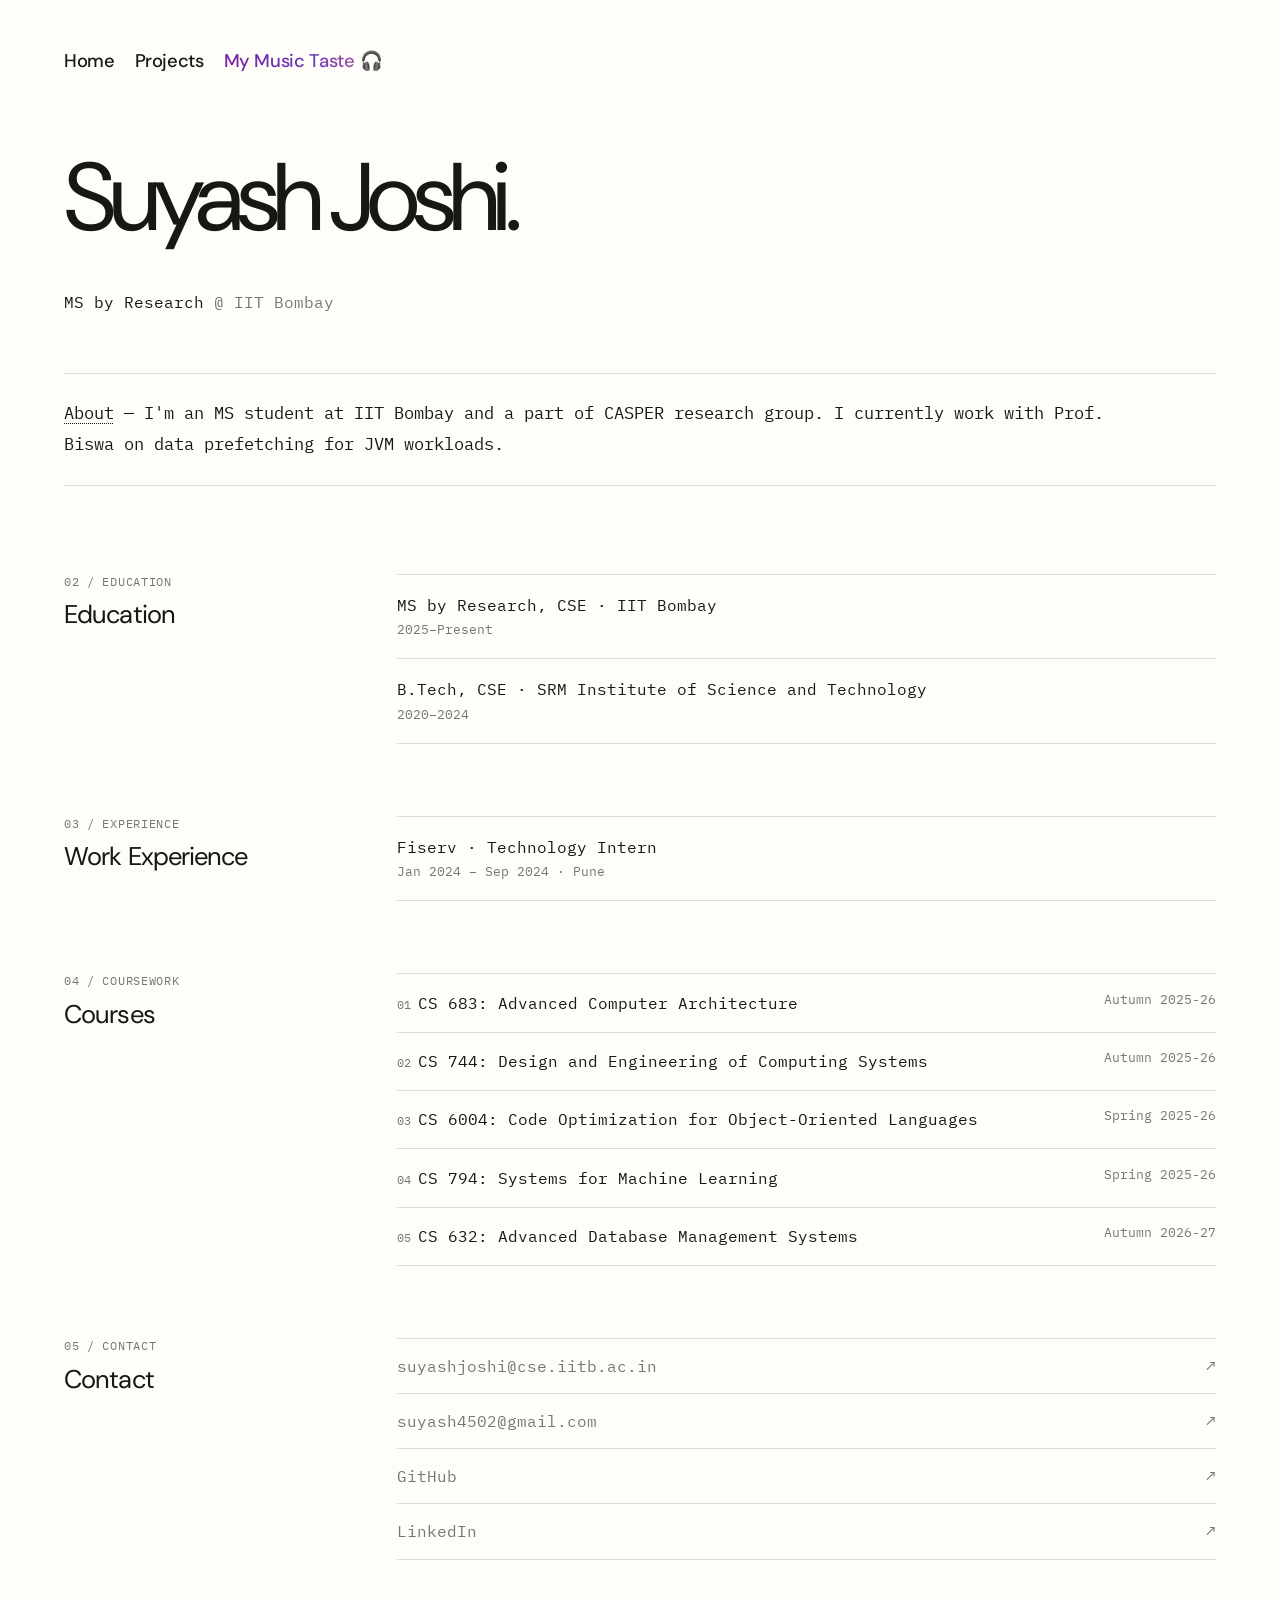
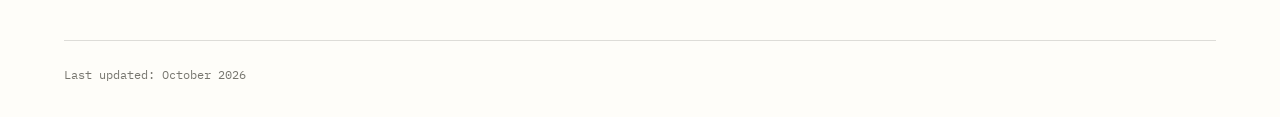
<file: index.html>
<!DOCTYPE html>
<html lang="en">

<head>
  <meta charset="UTF-8" />
  <meta name="viewport" content="width=device-width, initial-scale=1.0" />
  <meta name="description" content="Suyash Joshi — MS by Research student at IIT Bombay working on data prefetching for JVM workloads." />
  <title>Suyash Joshi</title>

  <link rel="preconnect" href="https://fonts.googleapis.com" />
  <link rel="preconnect" href="https://fonts.gstatic.com" crossorigin />
  <link href="https://fonts.googleapis.com/css2?family=DM+Sans:wght@400;500&family=IBM+Plex+Mono:wght@400;500&display=swap" rel="stylesheet" />
  <link rel="stylesheet" href="styles.css" />
</head>

<body>
  <main class="site-shell">
    <header class="site-header">
      <a class="wordmark" href="index.html" aria-label="Suyash Joshi, home">Home</a>
      <nav class="site-nav" aria-label="Portfolio navigation">
        <a href="projects.html">Projects</a>
        <a class="magic-link" href="index_record.html">
          <span class="magic">
            <span class="magic-star" aria-hidden="true">
              <svg viewBox="0 0 512 512"><path d="M512 255.1c0 11.34-7.406 20.86-18.44 23.64l-171.3 42.78-42.78 171.1C276.7 504.6 267.2 512 255.9 512s-20.84-7.406-23.62-18.44l-42.66-171.2L18.47 279.6C7.406 276.8 0 267.3 0 255.1c0-11.34 7.406-20.83 18.44-23.61l171.2-42.78 42.78-171.1C235.2 7.406 244.7 0 256 0s20.84 7.406 23.62 18.44l42.78 171.2 171.2 42.78C504.6 235.2 512 244.6 512 255.1z" /></svg>
            </span>
            <span class="magic-star" aria-hidden="true">
              <svg viewBox="0 0 512 512"><path d="M512 255.1c0 11.34-7.406 20.86-18.44 23.64l-171.3 42.78-42.78 171.1C276.7 504.6 267.2 512 255.9 512s-20.84-7.406-23.62-18.44l-42.66-171.2L18.47 279.6C7.406 276.8 0 267.3 0 255.1c0-11.34 7.406-20.83 18.44-23.61l171.2-42.78 42.78-171.1C235.2 7.406 244.7 0 256 0s20.84 7.406 23.62 18.44l42.78 171.2 171.2 42.78C504.6 235.2 512 244.6 512 255.1z" /></svg>
            </span>
            <span class="magic-star" aria-hidden="true">
              <svg viewBox="0 0 512 512"><path d="M512 255.1c0 11.34-7.406 20.86-18.44 23.64l-171.3 42.78-42.78 171.1C276.7 504.6 267.2 512 255.9 512s-20.84-7.406-23.62-18.44l-42.66-171.2L18.47 279.6C7.406 276.8 0 267.3 0 255.1c0-11.34 7.406-20.83 18.44-23.61l171.2-42.78 42.78-171.1C235.2 7.406 244.7 0 256 0s20.84 7.406 23.62 18.44l42.78 171.2 171.2 42.78C504.6 235.2 512 244.6 512 255.1z" /></svg>
            </span>
            <span class="magic-text">My Music Taste</span>
          </span>
          <span aria-hidden="true">🎧</span>
        </a>
      </nav>
    </header>

    <div class="page-content">
      <div class="intro-column">
        <section class="hero" aria-labelledby="hero-title">
          <h1 id="hero-title">Suyash Joshi.</h1>
          <p class="hero-role"><span>MS by Research</span> @ IIT Bombay</p>
        </section>

        <section class="about-block" aria-labelledby="about-heading">
          <p class="about-statement">
            <span class="about-title" id="about-heading">About</span> — I'm an MS student at IIT Bombay and a part of CASPER research group. I currently work with Prof. Biswa on data prefetching for JVM workloads.
          </p>
        </section>
      </div>

      <div class="sections">
        <section class="info-section education-section" aria-labelledby="education-heading">
          <header class="section-heading">
            <p class="section-label">02 / Education</p>
            <h2 id="education-heading">Education</h2>
          </header>
          <div class="entry-list">
            <article class="entry">
              <p>MS by Research, CSE · IIT Bombay</p>
              <p class="entry-meta">2025–Present</p>
            </article>
            <article class="entry">
              <p>B.Tech, CSE · SRM Institute of Science and Technology</p>
              <p class="entry-meta">2020–2024</p>
            </article>
          </div>
        </section>

        <section class="info-section work-section" aria-labelledby="work-heading">
          <header class="section-heading">
            <p class="section-label">03 / Experience</p>
            <h2 id="work-heading">Work Experience</h2>
          </header>
          <div class="entry-list">
            <article class="entry">
              <p>Fiserv · Technology Intern</p>
              <p class="entry-meta">Jan 2024 – Sep 2024 · Pune</p>
            </article>
          </div>
        </section>

        <section class="info-section courses-section" aria-labelledby="courses-heading">
          <header class="section-heading">
            <p class="section-label">04 / Coursework</p>
            <h2 id="courses-heading">Courses</h2>
          </header>
          <ol class="course-list">
            <li><span>CS 683: Advanced Computer Architecture</span><span>Autumn 2025-26</span></li>
            <li><span>CS 744: Design and Engineering of Computing Systems</span><span>Autumn 2025-26</span></li>
            <li><span>CS 6004: Code Optimization for Object-Oriented Languages</span><span>Spring 2025-26</span></li>
            <li><span>CS 794: Systems for Machine Learning</span><span>Spring 2025-26</span></li>
            <li><span>CS 632: Advanced Database Management Systems</span><span>Autumn 2026-27</span></li>
          </ol>
        </section>

        <section class="info-section contact-section" aria-labelledby="contact-heading">
          <header class="section-heading">
            <p class="section-label">05 / Contact</p>
            <h2 id="contact-heading">Contact</h2>
          </header>
          <div class="contact-links">
            <a href="mailto:25m2130@iit.ac.in">suyashjoshi@cse.iitb.ac.in <span aria-hidden="true">↗</span></a>
            <a href="mailto:suyash4502@gmail.com">suyash4502@gmail.com <span aria-hidden="true">↗</span></a>
            <a href="https://github.com/suyashjoshi404" target="_blank" rel="noreferrer">GitHub <span aria-hidden="true">↗</span></a>
            <a href="https://linkedin.com/in/suyashjoshi4502" target="_blank" rel="noreferrer">LinkedIn <span aria-hidden="true">↗</span></a>
          </div>
        </section>
      </div>
    </div>

    <footer>
      <p>Last updated: October 2026</p>
    </footer>
  </main>

  <script>
    (() => {
      if (window.matchMedia("(prefers-reduced-motion: reduce)").matches) return;

      const randomBetween = (min, max) =>
        Math.floor(Math.random() * (max - min + 1)) + min;

      const moveStar = (star) => {
        star.style.setProperty("--star-left", `${randomBetween(-8, 100)}%`);
        star.style.setProperty("--star-top", `${randomBetween(-45, 75)}%`);
        star.style.animation = "none";
        star.offsetHeight;
        star.style.animation = "";
      };

      document.querySelectorAll(".magic-star").forEach((star, index) => {
        setTimeout(() => {
          moveStar(star);
          setInterval(() => moveStar(star), 1000);
        }, index * 330);
      });
    })();
  </script>
</body>

</html>
</file>
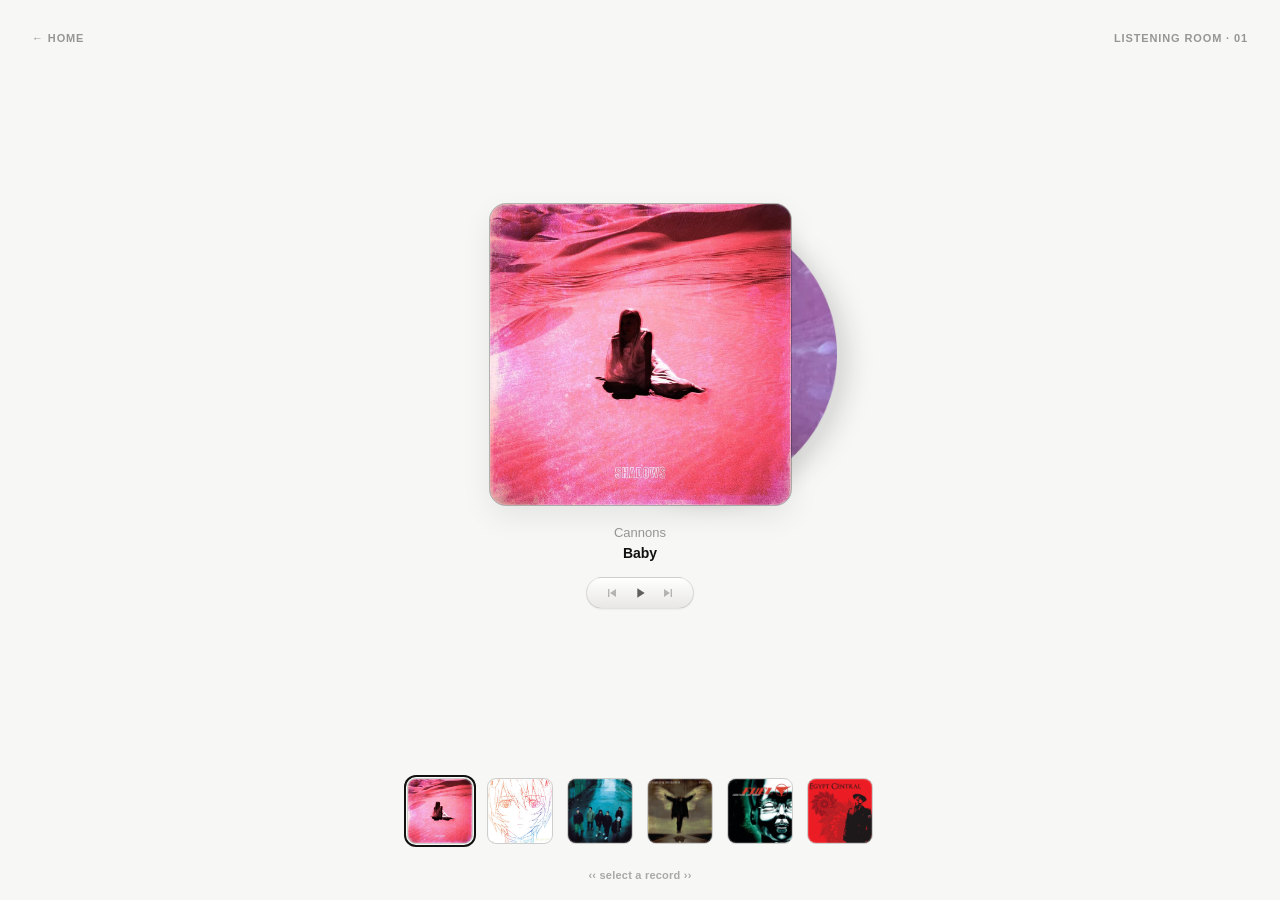
<file: index_record.html>
<!doctype html>
<html lang="en">
<head>
  <meta charset="utf-8">
  <meta name="viewport" content="width=device-width, initial-scale=1">
  <meta name="theme-color" content="#f7f7f5">
  <title>Listening Room · Suyash Joshi</title>
  <style>
    :root{color-scheme:light;--page:#f7f7f5;--ink:#111;--muted:rgba(17,17,17,.42);--line:rgba(17,17,17,.14);--ease:cubic-bezier(.16,1,.3,1)}
    *{box-sizing:border-box}html,body{width:100%;min-height:100%}
    body{margin:0;overflow:hidden;background:var(--page);color:var(--ink);font-family:Inter,ui-sans-serif,-apple-system,BlinkMacSystemFont,"Segoe UI",sans-serif;-webkit-font-smoothing:antialiased}
    button,a{color:inherit;font:inherit}button{border:0}.site-header{position:fixed;z-index:20;top:0;left:0;width:100%;height:76px;display:grid;grid-template-columns:1fr auto 1fr;align-items:center;padding:0 32px}
    .home-link,.edition{color:var(--muted);font-size:11px;font-weight:600;letter-spacing:.08em;text-decoration:none;text-transform:uppercase}.home-link{justify-self:start;transition:color 180ms}.home-link:hover,.home-link:focus-visible{color:var(--ink)}
    .edition{grid-column:3;justify-self:end}
    .listening-room{position:fixed;inset:76px 0 164px;display:flex;align-items:center;justify-content:center}.player-stack{display:flex;flex-direction:column;align-items:center;gap:20px}
    .album-object{position:relative;width:301px;height:301px;isolation:isolate}.vinyl-wrap{position:absolute;z-index:1;top:3.25%;left:22%;width:93.5%;aspect-ratio:1;filter:drop-shadow(12px 7px 12px rgba(17,17,17,.14));transition:transform 800ms var(--ease),opacity 260ms}
    .vinyl-wrap.is-changing{opacity:0;transform:translateX(-8px) scale(.97)}.vinyl{display:block;width:100%;height:100%;object-fit:contain;animation:spin 7s linear infinite;animation-play-state:paused}body.is-playing .vinyl{animation-play-state:running}
    .cover-wrap{position:absolute;z-index:2;inset:0;overflow:hidden;border-radius:16px;outline:.5px solid rgba(17,17,17,.28);background:#ddd;box-shadow:0 11px 30px rgba(17,17,17,.08);transition:transform 600ms var(--ease),opacity 260ms}
    .cover-wrap:after{position:absolute;inset:0;border:1.5px solid rgba(255,255,255,.18);border-radius:inherit;box-shadow:inset 0 0 24px rgba(255,255,255,.06);content:"";pointer-events:none}.cover-wrap.is-changing{opacity:0;transform:translateY(9px) scale(.975)}
    .cover-art{display:block;width:100%;height:100%;object-fit:cover}.now-playing{display:flex;min-width:190px;flex-direction:column;align-items:center;gap:14px}.track-copy{display:grid;justify-items:center;gap:2px;transition:transform 300ms var(--ease),opacity 180ms}.track-copy.is-changing{opacity:0;transform:translateY(4px)}
    .artist-name{color:var(--muted);font-size:13px;line-height:16px}.song-name{max-width:280px;overflow:hidden;font-size:14px;font-weight:600;line-height:20px;text-align:center;text-overflow:ellipsis;white-space:nowrap}
    .controls{display:flex;align-items:center;gap:4px;padding:3px 13px;border:1px solid rgba(17,17,17,.12);border-radius:999px;background:linear-gradient(#fff,#e8e7e5);box-shadow:0 1px 2px rgba(17,17,17,.04)}.control{width:24px;height:24px;display:grid;place-items:center;padding:0;background:transparent;cursor:pointer;opacity:.28;transition:opacity 150ms,transform 150ms}.control:hover,.control:focus-visible{opacity:.75}.control:active{transform:scale(.88)}.control svg{width:16px;height:16px;fill:currentColor}.play-toggle{opacity:.65}.pause-icon{display:none}body.is-playing .play-icon{display:none}body.is-playing .pause-icon{display:block}
    .dock-wrap{position:fixed;z-index:30;right:0;bottom:51px;left:0;display:flex;justify-content:center;pointer-events:none}.dock{display:flex;align-items:flex-end;justify-content:safe center;max-width:100%;margin:0;padding:64px 10px 6px;overflow-x:auto;list-style:none;scrollbar-width:none;pointer-events:auto}.dock::-webkit-scrollbar{display:none}
    .dock-item{position:relative;width:80px;flex:0 0 auto;display:flex;align-items:center;justify-content:center;transition:width 500ms var(--ease)}.dock-item:has(+ .dock-item:hover),.dock-item:hover+.dock-item{width:112px}.dock-item:hover{width:130px}.album-button{width:100%;padding:0 8px;background:transparent;cursor:pointer}
    .thumb-frame{position:relative;display:block;width:100%;aspect-ratio:1;overflow:hidden;border-radius:8px;outline:.5px solid rgba(17,17,17,.18);background:#ddd;transition:box-shadow 200ms,transform 120ms}.album-button:active .thumb-frame{transform:scale(1.05)}.album-button[aria-pressed="true"] .thumb-frame{box-shadow:0 0 0 2px var(--page),0 0 0 4px var(--ink)}.thumb-frame:after{position:absolute;inset:0;border:1px solid rgba(255,255,255,.16);border-radius:inherit;content:""}.thumb-frame img{display:block;width:100%;height:100%;object-fit:cover}
    .tooltip{position:absolute;z-index:-1;top:0;left:50%;padding:5px 7px;border-radius:4px;background:#111;color:#fff;font-size:12px;line-height:1;opacity:0;pointer-events:none;transform:translate(-50%,-70%);transition:opacity 300ms var(--ease),transform 500ms var(--ease);white-space:nowrap}.dock-item:hover .tooltip,.album-button:focus-visible+.tooltip{z-index:1;opacity:1;transform:translate(-50%,-145%)}
    .timeline{position:fixed;right:0;bottom:0;left:0;height:51px;display:grid;place-items:center;padding:0 16px;color:rgba(17,17,17,.34);font-size:12px;font-weight:600}.timeline-message{font-size:11px;letter-spacing:.02em;text-transform:lowercase}
    .sr-only{position:absolute;width:1px;height:1px;padding:0;margin:-1px;overflow:hidden;clip:rect(0,0,0,0);white-space:nowrap;border:0}@keyframes spin{to{transform:rotate(1turn)}}
    @media(max-width:700px){.site-header{height:68px;padding:0 18px}.edition{display:none}.listening-room{inset:68px 0 150px}.player-stack{gap:16px}.album-object{width:201px;height:201px}.dock-wrap{bottom:47px;justify-content:flex-start}.dock{width:100%;justify-content:flex-start;padding:48px 14px 6px}.dock-item,.dock-item:has(+ .dock-item:hover),.dock-item:hover+.dock-item,.dock-item:hover{width:19vw;min-width:70px}.tooltip{display:none}.timeline{height:47px}.timeline-message{font-size:10px}}
    @media(max-height:690px) and (min-width:701px){.album-object{width:245px;height:245px}.player-stack{gap:12px}.listening-room{bottom:142px}}
    @media(prefers-reduced-motion:reduce){*,*:before,*:after{scroll-behavior:auto!important;animation-duration:.01ms!important;animation-iteration-count:1!important;transition-duration:.01ms!important}}
  </style>
</head>
<body>
  <header class="site-header">
    <a class="home-link" href="index.html" aria-label="Back to portfolio">← Home</a>
    <div class="edition">Listening room · 01</div>
  </header>

  <main class="listening-room">
    <div class="player-stack">
      <section class="album-object" aria-label="Selected record">
        <div class="vinyl-wrap"><img class="vinyl" data-vinyl src="img/canons_vinyl.png" alt=""></div>
        <div class="cover-wrap"><img class="cover-art" data-cover src="img/canons_cover.jpg" alt="Cannons album cover"></div>
      </section>
      <section class="now-playing" aria-label="Audio player">
        <div class="track-copy" aria-live="polite"><span class="artist-name" data-artist>Cannons</span><span class="song-name" data-title>Baby</span></div>
        <div class="controls">
          <button class="control" type="button" data-previous aria-label="Previous record"><svg viewBox="0 0 24 24" aria-hidden="true"><path d="M6 6h2v12H6V6Zm3 6 9-6v12l-9-6Z"/></svg></button>
          <button class="control play-toggle" type="button" data-play aria-label="Play Baby"><svg class="play-icon" viewBox="0 0 24 24" aria-hidden="true"><path d="m8 5 11 7-11 7V5Z"/></svg><svg class="pause-icon" viewBox="0 0 24 24" aria-hidden="true"><path d="M7 5h4v14H7V5Zm6 0h4v14h-4V5Z"/></svg></button>
          <button class="control" type="button" data-next aria-label="Next record"><svg viewBox="0 0 24 24" aria-hidden="true"><path d="M16 6h2v12h-2V6ZM6 6l9 6-9 6V6Z"/></svg></button>
        </div>
      </section>
    </div>
  </main>

  <nav class="dock-wrap" aria-label="Record collection"><ul class="dock">
    <li class="dock-item"><button class="album-button" type="button" data-record="0" aria-pressed="true"><span class="thumb-frame"><img src="img/canons_cover.jpg" alt=""></span><span class="sr-only">Select Cannons — Baby</span></button><span class="tooltip">Baby</span></li>
    <li class="dock-item"><button class="album-button" type="button" data-record="1" aria-pressed="false"><span class="thumb-frame"><img src="img/hikaru_cover.jpg" alt=""></span><span class="sr-only">Select Hikaru Utada — One Last Kiss</span></button><span class="tooltip">One Last Kiss</span></li>
    <li class="dock-item"><button class="album-button" type="button" data-record="2" aria-pressed="false"><span class="thumb-frame"><img src="img/lp_cover.jpg" alt=""></span><span class="sr-only">Select Linkin Park — Pushing Me Away</span></button><span class="tooltip">Pushing Me Away</span></li>
    <li class="dock-item"><button class="album-button" type="button" data-record="3" aria-pressed="false"><span class="thumb-frame"><img src="img/BB_cover.jpg" alt=""></span><span class="sr-only">Select Breaking Benjamin — The Diary of Jane</span></button><span class="tooltip">The Diary of Jane</span></li>
    <li class="dock-item"><button class="album-button" type="button" data-record="4" aria-pressed="false"><span class="thumb-frame"><img src="img/fuel_cover.jpg" alt=""></span><span class="sr-only">Select Fuel — Hemorrhage</span></button><span class="tooltip">Hemorrhage</span></li>
    <li class="dock-item"><button class="album-button" type="button" data-record="5" aria-pressed="false"><span class="thumb-frame"><img src="img/egypt_central.jpg" alt=""></span><span class="sr-only">Select Egypt Central — You Make Me Sick</span></button><span class="tooltip">You Make Me Sick</span></li>
  </ul></nav>

  <footer class="timeline" aria-hidden="true"><span class="timeline-message">‹‹ select a record ››</span></footer>

  <script>
    const records=[
      {artist:"Cannons",title:"Baby",cover:"img/canons_cover.jpg",vinyl:"img/canons_vinyl.png",audio:"audio/canons.mp3"},
      {artist:"Hikaru Utada",title:"One Last Kiss",cover:"img/hikaru_cover.jpg",vinyl:"img/hikaru_vinyl.png",audio:"audio/OneLastKiss.mp3"},
      {artist:"Linkin Park",title:"Pushing Me Away",cover:"img/lp_cover.jpg",vinyl:"img/lp_vinyl.png",audio:"audio/PushingMeAway.mp3"},
      {artist:"Breaking Benjamin",title:"The Diary of Jane",cover:"img/BB_cover.jpg",vinyl:"img/BB_vinyl.png",audio:"audio/TheDiaryOfJane.mp3"},
      {artist:"Fuel",title:"Hemorrhage (In My Hands)",cover:"img/fuel_cover.jpg",vinyl:"img/fuel_record.webp",audio:"audio/Hemorrhage.mp3"},
      {artist:"Egypt Central",title:"You Make Me Sick",cover:"img/egypt_central.jpg",vinyl:"img/egypt_central_vinyl.png",audio:"audio/YouMakeMeSick.mp3"}
    ];
    const body=document.body,cover=document.querySelector("[data-cover]"),coverWrap=document.querySelector(".cover-wrap"),vinyl=document.querySelector("[data-vinyl]"),vinylWrap=document.querySelector(".vinyl-wrap"),trackCopy=document.querySelector(".track-copy"),artist=document.querySelector("[data-artist]"),title=document.querySelector("[data-title]"),playButton=document.querySelector("[data-play]"),recordButtons=[...document.querySelectorAll("[data-record]")];
    const players=records.map(record=>{const player=new Audio(record.audio);player.preload="metadata";player.addEventListener("ended",()=>setPlaying(false));return player});
    let activeIndex=0,transitionTimer;
    function setPlaying(playing){body.classList.toggle("is-playing",playing);playButton.setAttribute("aria-label",`${playing?"Pause":"Play"} ${records[activeIndex].title}`)}
    function stopAll(exceptIndex=-1){players.forEach((player,index)=>{if(index!==exceptIndex){player.pause();player.currentTime=0}})}
    function toggleAudio(){const player=players[activeIndex];if(!player.paused){player.pause();setPlaying(false);return}stopAll(activeIndex);player.volume=.72;player.play().then(()=>setPlaying(true)).catch(()=>setPlaying(false))}
    function renderRecord(index){const record=records[index];clearTimeout(transitionTimer);coverWrap.classList.add("is-changing");vinylWrap.classList.add("is-changing");trackCopy.classList.add("is-changing");stopAll();setPlaying(false);activeIndex=index;recordButtons.forEach((button,i)=>button.setAttribute("aria-pressed",String(i===index)));
      transitionTimer=window.setTimeout(()=>{cover.src=record.cover;cover.alt=`${record.artist} album cover`;vinyl.src=record.vinyl;artist.textContent=record.artist;title.textContent=record.title;playButton.setAttribute("aria-label",`Play ${record.title}`);requestAnimationFrame(()=>{coverWrap.classList.remove("is-changing");vinylWrap.classList.remove("is-changing");trackCopy.classList.remove("is-changing")})},230)}
    recordButtons.forEach(button=>button.addEventListener("click",()=>renderRecord(Number(button.dataset.record))));
    playButton.addEventListener("click",toggleAudio);document.querySelector("[data-previous]").addEventListener("click",()=>renderRecord((activeIndex-1+records.length)%records.length));document.querySelector("[data-next]").addEventListener("click",()=>renderRecord((activeIndex+1)%records.length));
    document.addEventListener("keydown",event=>{if(event.key==="ArrowLeft")renderRecord((activeIndex-1+records.length)%records.length);if(event.key==="ArrowRight")renderRecord((activeIndex+1)%records.length)});
  </script>
</body>
</html>
</file>
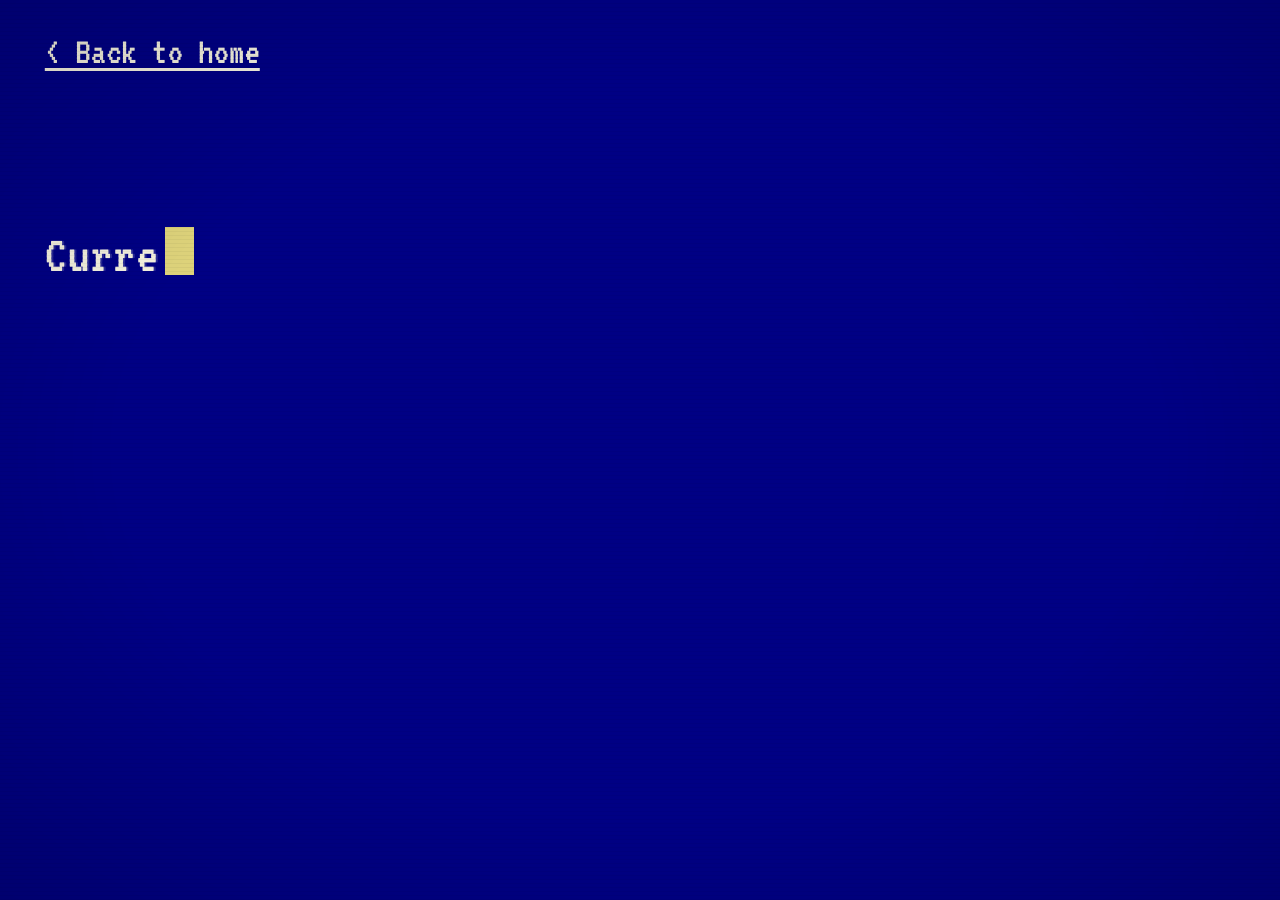
<file: projects.html>
<!DOCTYPE html>
<html lang="en">

<head>
  <meta charset="UTF-8" />
  <meta name="viewport" content="width=device-width, initial-scale=1.0" />
  <meta name="description" content="Projects by Suyash Joshi — coming soon." />
  <title>Projects · Suyash Joshi</title>

  <link rel="preconnect" href="https://fonts.googleapis.com" />
  <link rel="preconnect" href="https://fonts.gstatic.com" crossorigin />
  <link href="https://fonts.googleapis.com/css2?family=VT323&display=swap" rel="stylesheet" />

  <style>
    :root {
      --dos-blue: #000084;
      --dos-white: #f4f1df;
      --dos-cursor: #ddd27a;
    }

    * {
      box-sizing: border-box;
    }

    html,
    body {
      width: 100%;
      min-height: 100%;
    }

    body {
      margin: 0;
      overflow: hidden;
      background-color: var(--dos-blue);
      color: var(--dos-white);
      font-family: "VT323", "Courier New", monospace;
      -webkit-font-smoothing: none;
      text-rendering: geometricPrecision;
    }

    body::after {
      content: "";
      position: fixed;
      inset: 0;
      pointer-events: none;
      background:
        repeating-linear-gradient(
          to bottom,
          transparent 0,
          transparent 3px,
          rgba(0, 0, 0, 0.08) 4px
        ),
        radial-gradient(ellipse at center, transparent 58%, rgba(0, 0, 0, 0.16) 100%);
      mix-blend-mode: multiply;
    }

    .terminal {
      position: absolute;
      top: 25%;
      left: clamp(1.5rem, 3.5vw, 4rem);
      width: calc(100% - clamp(3rem, 7vw, 8rem));
    }

    .home-link {
      position: fixed;
      top: clamp(1rem, 3vw, 2rem);
      left: clamp(1.5rem, 3.5vw, 4rem);
      color: var(--dos-white);
      font-size: clamp(1.5rem, 3vw, 2.5rem);
      text-decoration: underline;
      text-underline-offset: 0.12em;
    }

    .terminal-line {
      margin: 0;
      font-size: clamp(2rem, 4.2vw, 4.5rem);
      font-weight: 400;
      line-height: 1.15;
      letter-spacing: 0.025em;
      text-shadow: 2px 0 rgba(255, 255, 255, 0.16);
    }

    .home-link:focus-visible {
      outline: 2px solid var(--dos-cursor);
      outline-offset: 0.2em;
    }

    .cursor {
      display: inline-block;
      width: 0.53em;
      height: 0.9em;
      margin-left: 0.12em;
      vertical-align: -0.08em;
      background: var(--dos-cursor);
      animation: cursor-blink 900ms steps(1, end) infinite;
    }

    @keyframes cursor-blink {
      50% { opacity: 0; }
    }

    @media (max-width: 600px) {
      .terminal {
        top: 22%;
      }

      .terminal-line {
        font-size: clamp(1.65rem, 8vw, 2.5rem);
        line-height: 1.25;
      }
    }

    @media (prefers-reduced-motion: reduce) {
      .cursor {
        animation: none;
      }
    }
  </style>
</head>

<body>
  <a class="home-link" href="index.html">&lt; Back to home</a>
  <main class="terminal">
    <p class="terminal-line" aria-label="Currently procrastinating... will add projects later :P">
      <span id="typed-text" aria-hidden="true"></span><span class="cursor" aria-hidden="true"></span>
      <noscript>Currently procrastinating... will add projects later :P</noscript>
    </p>
  </main>

  <script>
    (() => {
      const message = "Currently procrastinating... will add projects later :P";
      const output = document.getElementById("typed-text");
      const reduceMotion = window.matchMedia("(prefers-reduced-motion: reduce)").matches;

      if (reduceMotion) {
        output.textContent = message;
        return;
      }

      let index = 0;

      const typeNextCharacter = () => {
        output.textContent = message.slice(0, index += 1);

        if (index < message.length) {
          const character = message[index - 1];
          const delay = character === "." ? 190 : 62 + Math.random() * 48;
          setTimeout(typeNextCharacter, delay);
        }
      };

      setTimeout(typeNextCharacter, 550);
    })();
  </script>
</body>

</html>
</file>
<file: styles.css>
:root {
  --background: #fefdf9;
  --ink: #171714;
  --muted: #77766f;
  --hairline: rgba(23, 23, 20, 0.14);
  --accent: #f5d90a;
  --sans: "DM Sans", "Helvetica Neue", Helvetica, Arial, sans-serif;
  --mono: "IBM Plex Mono", "SFMono-Regular", Consolas, monospace;
  --magic-purple: rgb(123, 31, 162);
  --magic-violet: rgb(103, 58, 183);
  --magic-pink: rgb(224, 92, 145);
}

* {
  box-sizing: border-box;
}

html {
  -webkit-text-size-adjust: 100%;
}

body {
  margin: 0;
  color: var(--ink);
  background: var(--background);
  font-family: var(--mono);
  font-size: 1.02rem;
  line-height: 1.75;
  -webkit-font-smoothing: antialiased;
}

::selection {
  color: var(--ink);
  background: rgba(245, 217, 10, 0.55);
}

a {
  color: inherit;
  text-decoration: none;
}

a:focus-visible {
  outline: 2px solid var(--ink);
  outline-offset: 4px;
}

.site-shell {
  width: 100%;
  padding: 3rem clamp(2rem, 5vw, 5rem) 2rem;
}

.site-header {
  display: flex;
  align-items: baseline;
  justify-content: flex-start;
  gap: 1.25rem;
  width: 100%;
  font-family: var(--sans);
  font-size: 1.15rem;
  line-height: 1.5;
}

.wordmark {
  font-weight: 500;
  letter-spacing: -0.02em;
}

.site-nav {
  display: flex;
  align-items: baseline;
  gap: 1.25rem;
  color: var(--ink);
  font-family: var(--sans);
  font-size: 1.15rem;
  font-weight: 500;
  line-height: 1.5;
  letter-spacing: -0.02em;
}

.site-nav a:hover,
.contact-links a:hover {
  color: var(--ink);
}

.magic-link {
  display: inline-flex;
  align-items: baseline;
  gap: 0.28em;
}

.magic {
  display: inline-block;
  position: relative;
}

.magic-star {
  --size: clamp(0.65rem, 0.95vw, 1rem);
  display: block;
  position: absolute;
  z-index: 1;
  top: var(--star-top, -35%);
  left: var(--star-left, 10%);
  width: var(--size);
  height: var(--size);
  animation: magic-scale 700ms ease forwards;
  pointer-events: none;
}

.magic-star:nth-child(2) {
  --star-left: 48%;
  --star-top: 65%;
}

.magic-star:nth-child(3) {
  --star-left: 88%;
  --star-top: -20%;
}

.magic-star svg {
  display: block;
  width: 100%;
  height: 100%;
  opacity: 0.72;
  animation: magic-rotate 1000ms linear infinite;
}

.magic-star path {
  fill: var(--magic-violet);
}

.magic-text {
  color: var(--magic-violet);
  background: linear-gradient(
    to right,
    var(--magic-purple),
    var(--magic-violet),
    var(--magic-pink),
    var(--magic-purple)
  );
  background-size: 200%;
  background-clip: text;
  -webkit-background-clip: text;
  -webkit-text-fill-color: transparent;
  white-space: nowrap;
  animation: magic-background-pan 3s linear infinite;
}

@keyframes magic-background-pan {
  from { background-position: 0% center; }
  to { background-position: -200% center; }
}

@keyframes magic-scale {
  from, to { transform: scale(0); }
  50% { transform: scale(1); }
}

@keyframes magic-rotate {
  from { transform: rotate(0deg); }
  to { transform: rotate(180deg); }
}

.page-content,
.intro-column {
  display: block;
}

.hero {
  margin-top: 5rem;
}

.hero h1 {
  max-width: 9ch;
  margin: 0;
  font-family: var(--sans);
  font-size: clamp(4.2rem, 7.5vw, 6.5rem);
  font-weight: 400;
  line-height: 0.88;
  letter-spacing: -0.065em;
}

.hero-role {
  margin: 3rem 0 0;
  color: var(--muted);
}

.hero-role span {
  color: var(--ink);
}

.about-block {
  width: 100%;
  margin-top: 3.5rem;
  padding: 1.5rem 0;
  border-top: 1px solid var(--hairline);
  border-bottom: 1px solid var(--hairline);
}

.about-statement {
  max-width: 68rem;
  margin: 0;
  font-size: clamp(1rem, 1.3vw, 1.22rem);
  line-height: 1.9;
}

.about-title {
  color: var(--ink);
  text-decoration: underline dotted;
  text-decoration-thickness: from-font;
  text-underline-offset: 0.22em;
}

.sections {
  width: 100%;
  margin-top: 5.5rem;
}

.info-section {
  display: grid;
  grid-template-columns: minmax(12rem, 20vw) minmax(0, 1fr);
  gap: clamp(2.5rem, 6vw, 7rem);
  width: 100%;
  padding-bottom: 4.5rem;
}

.section-heading {
  align-self: start;
}

.section-label {
  margin: 0 0 0.65rem;
  color: var(--muted);
  font-size: 0.72rem;
  line-height: 1.4;
  text-transform: uppercase;
  letter-spacing: 0.06em;
}

.section-heading h2 {
  margin: 0;
  font-family: var(--sans);
  font-size: 1.6rem;
  font-weight: 400;
  line-height: 1.2;
  letter-spacing: -0.035em;
}

.entry-list,
.course-list,
.contact-links {
  border-top: 1px solid var(--hairline);
}

.entry {
  padding: 1rem 0;
  border-bottom: 1px solid var(--hairline);
}

.entry p {
  margin: 0;
}

.entry-meta,
.course-list li span:last-child {
  color: var(--muted);
  font-size: 0.82rem;
}

.course-list {
  margin: 0;
  padding: 0;
  list-style: none;
  counter-reset: courses;
}

.course-list li {
  display: grid;
  grid-template-columns: minmax(0, 1fr) auto;
  gap: 2rem;
  padding: 0.9rem 0;
  border-bottom: 1px solid var(--hairline);
  counter-increment: courses;
}

.course-list li span:first-child::before {
  content: "0" counter(courses) "  ";
  color: var(--muted);
  font-size: 0.76rem;
}

.course-list li span:last-child {
  white-space: nowrap;
}

.contact-section {
  padding-bottom: 5rem;
}

.contact-links {
  display: flex;
  flex-direction: column;
  align-items: stretch;
}

.contact-links a {
  display: flex;
  justify-content: space-between;
  gap: 1rem;
  width: 100%;
  padding: 0.8rem 0;
  border-bottom: 1px solid var(--hairline);
  color: var(--muted);
  overflow-wrap: anywhere;
}

.contact-links a span {
  flex: none;
}

footer {
  width: 100%;
  padding: 1.5rem 0 0;
  border-top: 1px solid var(--hairline);
  color: var(--muted);
  font-size: 0.72rem;
}

footer p {
  margin: 0;
}

@media (max-width: 760px) {
  body {
    font-size: 0.94rem;
  }

  .site-shell {
    padding: 1.5rem;
  }

  .site-header {
    align-items: flex-start;
    font-size: 1rem;
  }

  .site-nav {
    gap: 0.75rem;
    max-width: none;
    font-size: 1rem;
    text-align: left;
  }

  .hero {
    margin-top: 4rem;
  }

  .hero h1 {
    font-size: clamp(3.6rem, 16vw, 5.25rem);
  }

  .hero-role {
    margin-top: 2.25rem;
  }

  .about-block {
    margin-top: 2.5rem;
    padding: 1.25rem 0;
  }

  .about-statement {
    font-size: 0.92rem;
    line-height: 1.75;
  }

  .sections {
    margin-top: 4rem;
  }

  .info-section {
    grid-template-columns: 1fr;
    gap: 1.5rem;
    padding-bottom: 3.5rem;
  }

  .section-label {
    margin-bottom: 0.45rem;
  }

  .section-heading h2 {
    font-size: 1.42rem;
  }

  .course-list li {
    grid-template-columns: 1fr;
    gap: 0.1rem;
  }

  .course-list li span:last-child {
    padding-left: 1.9rem;
  }

  .contact-section {
    padding-bottom: 3.5rem;
  }

  footer {
    padding-top: 1.25rem;
  }
}

@media (prefers-reduced-motion: reduce) {
  .magic-star {
    display: none;
  }

  .magic-text {
    animation: none;
    background: none;
    -webkit-text-fill-color: currentColor;
  }
}

@media (max-width: 420px) {
  .site-shell {
    padding: 1.15rem;
  }

  .hero {
    margin-top: 3.25rem;
  }

  .about-block {
    margin-top: 2rem;
  }

  .sections {
    margin-top: 3.25rem;
  }

  .info-section {
    gap: 1.15rem;
    padding-bottom: 3rem;
  }

  .contact-links a:first-child {
    font-size: 0.78rem;
  }
}
</file>
